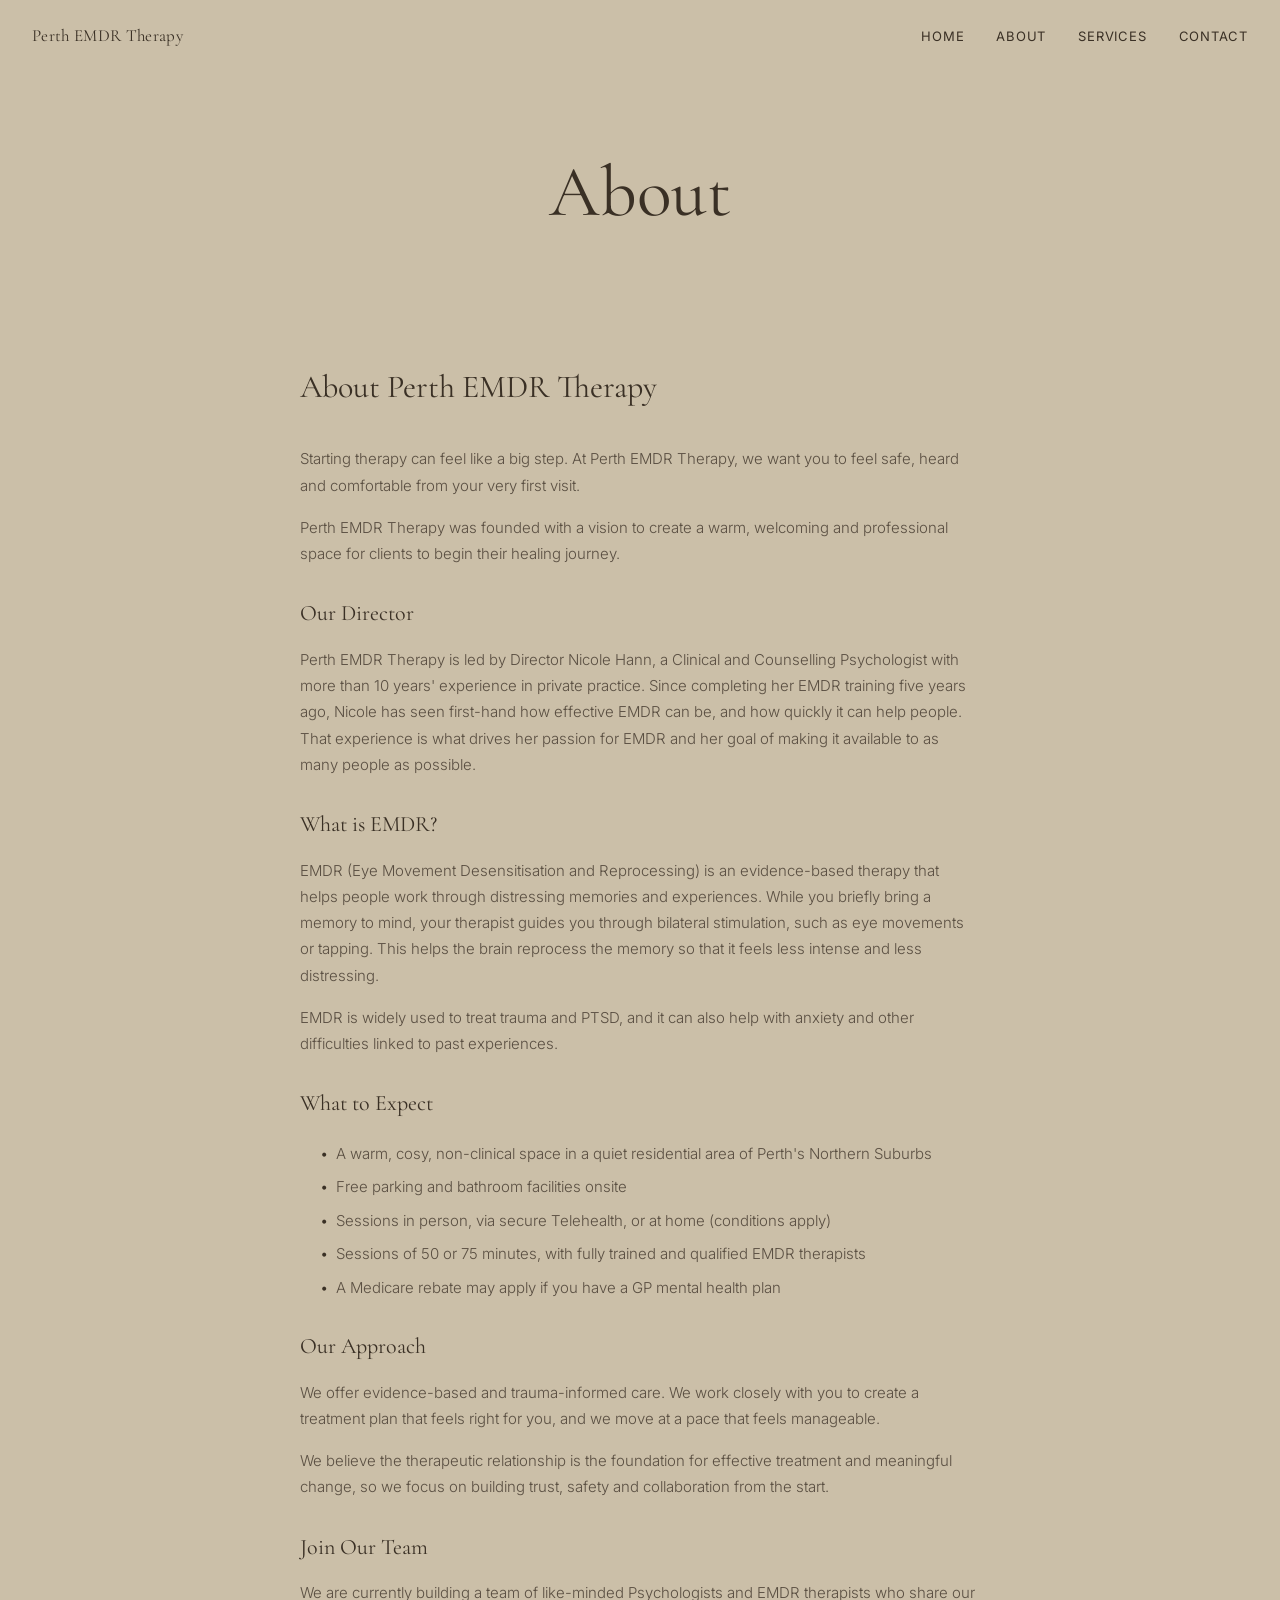
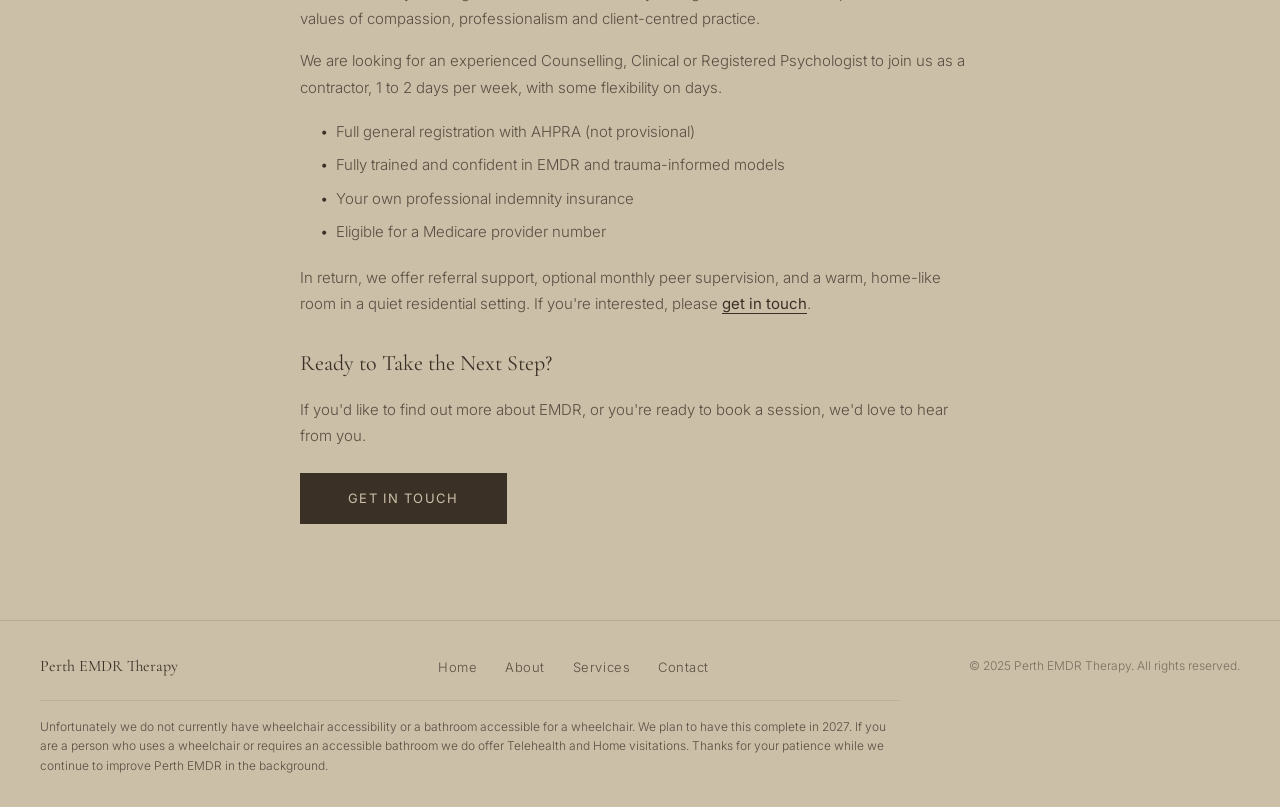
<file: about.html>
<!DOCTYPE html>
<html lang="en">
<head>
  <meta charset="UTF-8">
  <meta name="viewport" content="width=device-width, initial-scale=1.0">
  <title>About | Perth EMDR Therapy</title>
  <link rel="preconnect" href="https://fonts.googleapis.com">
  <link rel="preconnect" href="https://fonts.gstatic.com" crossorigin>
  <link href="https://fonts.googleapis.com/css2?family=Cormorant+Garamond:ital,wght@0,300;0,400;0,500;1,300;1,400&family=Inter:wght@300;400;500&display=swap" rel="stylesheet">
  <link rel="stylesheet" href="css/style.css">
</head>
<body>

  <!-- NAV -->
  <nav class="nav">
    <a href="index.html" class="nav-logo">Perth EMDR Therapy</a>
    <div class="nav-desktop">
      <a href="index.html">Home</a>
      <a href="about.html">About</a>
      <a href="services.html">Services</a>
      <a href="contact.html">Contact</a>
    </div>
    <button class="nav-hamburger" id="hamburger" aria-label="Menu">
      <span></span>
      <span></span>
      <span></span>
    </button>
    <div class="nav-menu" id="nav-menu">
      <a href="index.html">Home</a>
      <a href="about.html">About</a>
      <a href="services.html">Services</a>
      <a href="contact.html">Contact</a>
    </div>
  </nav>

  <!-- PAGE HERO -->
  <section class="page-hero">
    <h1>About</h1>
  </section>

  <!-- CONTENT -->
  <section class="page-content">
    <div class="content-wrapper">
      <h2>About Perth EMDR Therapy</h2>

      <p>Starting therapy can feel like a big step. At Perth EMDR Therapy, we want you to feel safe, heard and comfortable from your very first visit.</p>

      <p>Perth EMDR Therapy was founded with a vision to create a warm, welcoming and professional space for clients to begin their healing journey.</p>

      <h3>Our Director</h3>
      <p>Perth EMDR Therapy is led by Director Nicole Hann, a Clinical and Counselling Psychologist with more than 10 years' experience in private practice. Since completing her EMDR training five years ago, Nicole has seen first-hand how effective EMDR can be, and how quickly it can help people. That experience is what drives her passion for EMDR and her goal of making it available to as many people as possible.</p>

      <h3>What is EMDR?</h3>
      <p>EMDR (Eye Movement Desensitisation and Reprocessing) is an evidence-based therapy that helps people work through distressing memories and experiences. While you briefly bring a memory to mind, your therapist guides you through bilateral stimulation, such as eye movements or tapping. This helps the brain reprocess the memory so that it feels less intense and less distressing.</p>
      <p>EMDR is widely used to treat trauma and PTSD, and it can also help with anxiety and other difficulties linked to past experiences.</p>

      <h3>What to Expect</h3>
      <ul class="therapy-list">
        <li>A warm, cosy, non-clinical space in a quiet residential area of Perth's Northern Suburbs</li>
        <li>Free parking and bathroom facilities onsite</li>
        <li>Sessions in person, via secure Telehealth, or at home (conditions apply)</li>
        <li>Sessions of 50 or 75 minutes, with fully trained and qualified EMDR therapists</li>
        <li>A Medicare rebate may apply if you have a GP mental health plan</li>
      </ul>

      <h3>Our Approach</h3>
      <p>We offer evidence-based and trauma-informed care. We work closely with you to create a treatment plan that feels right for you, and we move at a pace that feels manageable.</p>
      <p>We believe the therapeutic relationship is the foundation for effective treatment and meaningful change, so we focus on building trust, safety and collaboration from the start.</p>

      <h3>Join Our Team</h3>
      <p>We are currently building a team of like-minded Psychologists and EMDR therapists who share our values of compassion, professionalism and client-centred practice.</p>
      <p>We are looking for an experienced Counselling, Clinical or Registered Psychologist to join us as a contractor, 1 to 2 days per week, with some flexibility on days.</p>
      <ul class="therapy-list">
        <li>Full general registration with AHPRA (not provisional)</li>
        <li>Fully trained and confident in EMDR and trauma-informed models</li>
        <li>Your own professional indemnity insurance</li>
        <li>Eligible for a Medicare provider number</li>
      </ul>
      <p>In return, we offer referral support, optional monthly peer supervision, and a warm, home-like room in a quiet residential setting. If you're interested, please <a href="contact.html">get in touch</a>.</p>

      <h3>Ready to Take the Next Step?</h3>
      <p>If you'd like to find out more about EMDR, or you're ready to book a session, we'd love to hear from you.</p>
      <p><a href="contact.html" class="submit-btn about-cta">Get in touch</a></p>
    </div>
  </section>

  <!-- FOOTER -->
  <footer class="footer">
    <div class="footer-inner">
      <span class="footer-logo">Perth EMDR Therapy</span>
      <nav class="footer-nav">
        <a href="index.html">Home</a>
        <a href="about.html">About</a>
        <a href="services.html">Services</a>
        <a href="contact.html">Contact</a>
      </nav>
      <span class="footer-copy">© 2025 Perth EMDR Therapy. All rights reserved.</span>
    </div>
    <p class="footer-access">Unfortunately we do not currently have wheelchair accessibility or a bathroom accessible for a wheelchair. We plan to have this complete in 2027. If you are a person who uses a wheelchair or requires an accessible bathroom we do offer Telehealth and Home visitations. Thanks for your patience while we continue to improve Perth EMDR in the background.</p>
  </footer>

  <script src="js/main.js"></script>
</body>
</html>
</file>
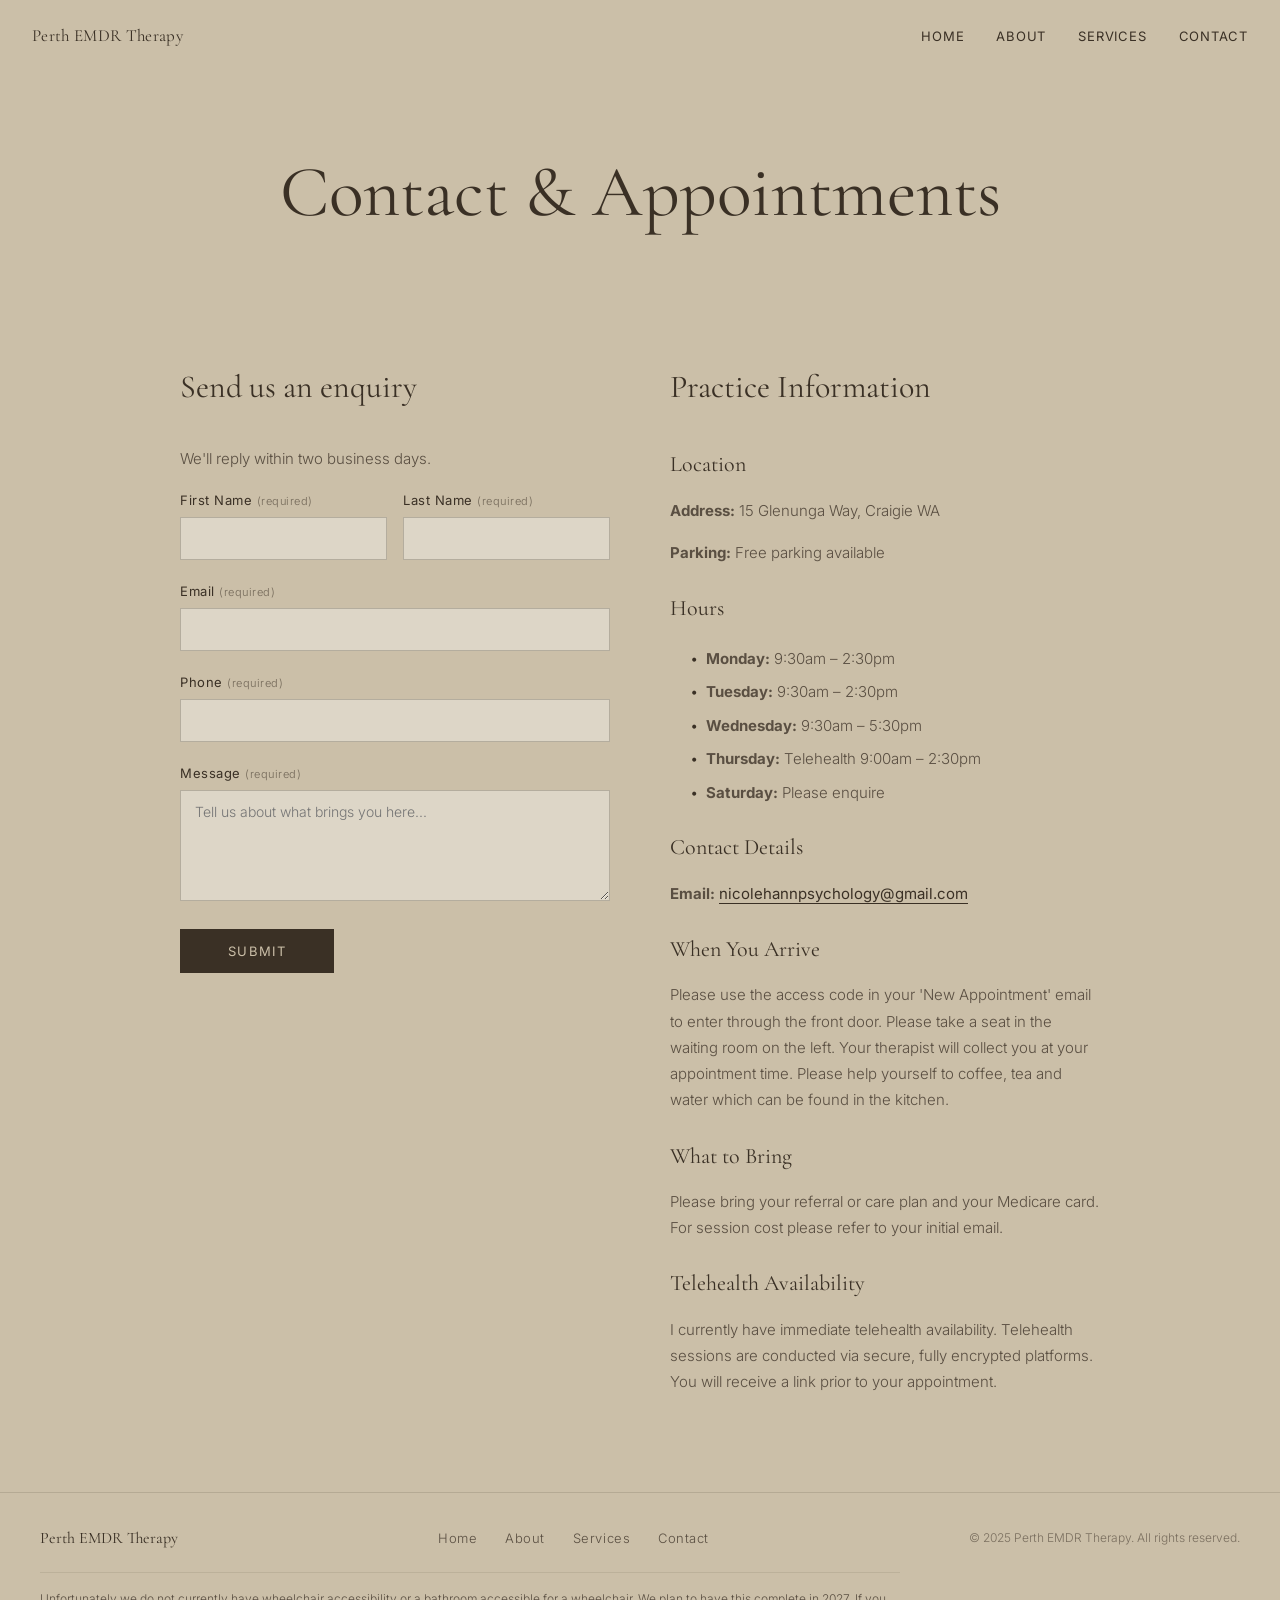
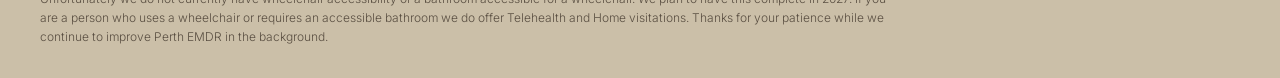
<file: contact.html>
<!DOCTYPE html>
<html lang="en">
<head>
  <meta charset="UTF-8">
  <meta name="viewport" content="width=device-width, initial-scale=1.0">
  <title>Contact | Perth EMDR Therapy</title>
  <link rel="preconnect" href="https://fonts.googleapis.com">
  <link rel="preconnect" href="https://fonts.gstatic.com" crossorigin>
  <link href="https://fonts.googleapis.com/css2?family=Cormorant+Garamond:ital,wght@0,300;0,400;0,500;1,300;1,400&family=Inter:wght@300;400;500&display=swap" rel="stylesheet">
  <link rel="stylesheet" href="css/style.css">
</head>
<body>

  <!-- NAV -->
  <nav class="nav">
    <a href="index.html" class="nav-logo">Perth EMDR Therapy</a>
    <div class="nav-desktop">
      <a href="index.html">Home</a>
      <a href="about.html">About</a>
      <a href="services.html">Services</a>
      <a href="contact.html">Contact</a>
    </div>
    <button class="nav-hamburger" id="hamburger" aria-label="Menu">
      <span></span>
      <span></span>
      <span></span>
    </button>
    <div class="nav-menu" id="nav-menu">
      <a href="index.html">Home</a>
      <a href="about.html">About</a>
      <a href="services.html">Services</a>
      <a href="contact.html">Contact</a>
    </div>
  </nav>

  <!-- PAGE HERO -->
  <section class="page-hero">
    <h1>Contact & Appointments</h1>
  </section>

  <!-- CONTENT -->
  <section class="page-content">
    <div class="contact-wrapper">
      <div class="contact-form-section">
        <h2>Send us an enquiry</h2>
        <p>We'll reply within two business days.</p>

        <form class="booking-form" id="booking-form">
          <div class="form-row">
            <div class="form-group">
              <label>First Name <span class="req">(required)</span></label>
              <input type="text" name="first_name" required>
            </div>
            <div class="form-group">
              <label>Last Name <span class="req">(required)</span></label>
              <input type="text" name="last_name" required>
            </div>
          </div>
          <div class="form-group">
            <label>Email <span class="req">(required)</span></label>
            <input type="email" name="email" required>
          </div>
          <div class="form-group">
            <label>Phone <span class="req">(required)</span></label>
            <input type="tel" name="phone" required>
          </div>
          <div class="form-group">
            <label>Message <span class="req">(required)</span></label>
            <textarea name="message" rows="5" placeholder="Tell us about what brings you here..." required></textarea>
          </div>
          <button type="submit" class="submit-btn">Submit</button>
          <div class="form-success" id="form-success">Thank you — we'll be in touch within two business days.</div>
        </form>
      </div>

      <div class="contact-info-section">
        <h2>Practice Information</h2>
        
        <h3>Location</h3>
        <p><strong>Address:</strong> 15 Glenunga Way, Craigie WA</p>
        <p><strong>Parking:</strong> Free parking available</p>

        <h3>Hours</h3>
        <ul class="hours-list">
          <li><strong>Monday:</strong> 9:30am – 2:30pm</li>
          <li><strong>Tuesday:</strong> 9:30am – 2:30pm</li>
          <li><strong>Wednesday:</strong> 9:30am – 5:30pm</li>
          <li><strong>Thursday:</strong> Telehealth 9:00am – 2:30pm</li>
          <li><strong>Saturday:</strong> Please enquire</li>
        </ul>

        <h3>Contact Details</h3>
        <p><strong>Email:</strong> <a href="mailto:nicolehannpsychology@gmail.com">nicolehannpsychology@gmail.com</a></p>

        <h3>When You Arrive</h3>
        <p>Please use the access code in your 'New Appointment' email to enter through the front door. Please take a seat in the waiting room on the left. Your therapist will collect you at your appointment time. Please help yourself to coffee, tea and water which can be found in the kitchen.</p>

        <h3>What to Bring</h3>
        <p>Please bring your referral or care plan and your Medicare card. For session cost please refer to your initial email.</p>

        <h3>Telehealth Availability</h3>
        <p>I currently have immediate telehealth availability. Telehealth sessions are conducted via secure, fully encrypted platforms. You will receive a link prior to your appointment.</p>
      </div>
    </div>
  </section>

  <!-- FOOTER -->
  <footer class="footer">
    <div class="footer-inner">
      <span class="footer-logo">Perth EMDR Therapy</span>
      <nav class="footer-nav">
        <a href="index.html">Home</a>
        <a href="about.html">About</a>
        <a href="services.html">Services</a>
        <a href="contact.html">Contact</a>
      </nav>
      <span class="footer-copy">© 2025 Perth EMDR Therapy. All rights reserved.</span>
    </div>
    <p class="footer-access">Unfortunately we do not currently have wheelchair accessibility or a bathroom accessible for a wheelchair. We plan to have this complete in 2027. If you are a person who uses a wheelchair or requires an accessible bathroom we do offer Telehealth and Home visitations. Thanks for your patience while we continue to improve Perth EMDR in the background.</p>
  </footer>

  <script src="js/main.js"></script>
</body>
</html>
</file>
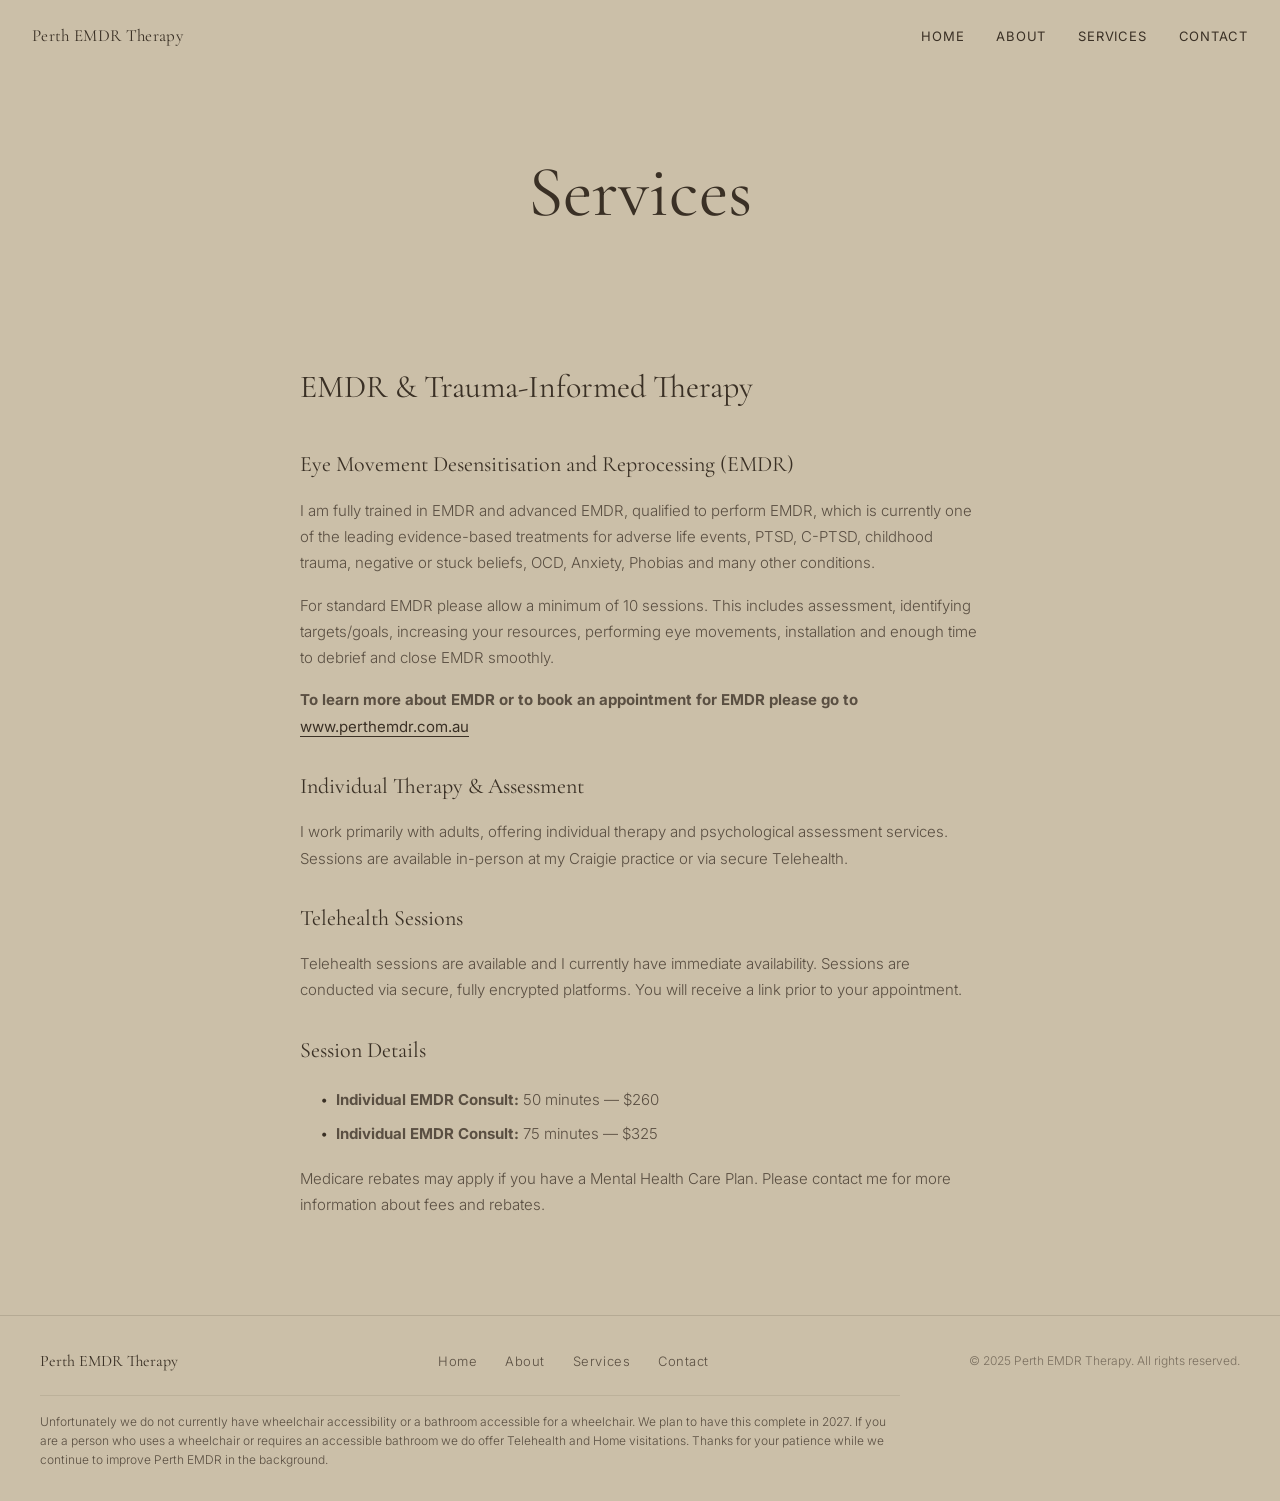
<file: services.html>
<!DOCTYPE html>
<html lang="en">
<head>
  <meta charset="UTF-8">
  <meta name="viewport" content="width=device-width, initial-scale=1.0">
  <title>Services | Perth EMDR Therapy</title>
  <link rel="preconnect" href="https://fonts.googleapis.com">
  <link rel="preconnect" href="https://fonts.gstatic.com" crossorigin>
  <link href="https://fonts.googleapis.com/css2?family=Cormorant+Garamond:ital,wght@0,300;0,400;0,500;1,300;1,400&family=Inter:wght@300;400;500&display=swap" rel="stylesheet">
  <link rel="stylesheet" href="css/style.css">
</head>
<body>

  <!-- NAV -->
  <nav class="nav">
    <a href="index.html" class="nav-logo">Perth EMDR Therapy</a>
    <div class="nav-desktop">
      <a href="index.html">Home</a>
      <a href="about.html">About</a>
      <a href="services.html">Services</a>
      <a href="contact.html">Contact</a>
    </div>
    <button class="nav-hamburger" id="hamburger" aria-label="Menu">
      <span></span>
      <span></span>
      <span></span>
    </button>
    <div class="nav-menu" id="nav-menu">
      <a href="index.html">Home</a>
      <a href="about.html">About</a>
      <a href="services.html">Services</a>
      <a href="contact.html">Contact</a>
    </div>
  </nav>

  <!-- PAGE HERO -->
  <section class="page-hero">
    <h1>Services</h1>
  </section>

  <!-- CONTENT -->
  <section class="page-content">
    <div class="content-wrapper">
      <h2>EMDR & Trauma-Informed Therapy</h2>
      
      <h3>Eye Movement Desensitisation and Reprocessing (EMDR)</h3>
      <p>I am fully trained in EMDR and advanced EMDR, qualified to perform EMDR, which is currently one of the leading evidence-based treatments for adverse life events, PTSD, C-PTSD, childhood trauma, negative or stuck beliefs, OCD, Anxiety, Phobias and many other conditions.</p>

      <p>For standard EMDR please allow a minimum of 10 sessions. This includes assessment, identifying targets/goals, increasing your resources, performing eye movements, installation and enough time to debrief and close EMDR smoothly.</p>

      <p><strong>To learn more about EMDR or to book an appointment for EMDR please go to <a href="https://www.perthemdr.com.au">www.perthemdr.com.au</a></strong></p>

      <h3>Individual Therapy & Assessment</h3>
      <p>I work primarily with adults, offering individual therapy and psychological assessment services. Sessions are available in-person at my Craigie practice or via secure Telehealth.</p>

      <h3>Telehealth Sessions</h3>
      <p>Telehealth sessions are available and I currently have immediate availability. Sessions are conducted via secure, fully encrypted platforms. You will receive a link prior to your appointment.</p>

      <h3>Session Details</h3>
      <ul class="session-list">
        <li><strong>Individual EMDR Consult:</strong> 50 minutes — $260</li>
        <li><strong>Individual EMDR Consult:</strong> 75 minutes — $325</li>
      </ul>

      <p>Medicare rebates may apply if you have a Mental Health Care Plan. Please contact me for more information about fees and rebates.</p>
    </div>
  </section>

  <!-- FOOTER -->
  <footer class="footer">
    <div class="footer-inner">
      <span class="footer-logo">Perth EMDR Therapy</span>
      <nav class="footer-nav">
        <a href="index.html">Home</a>
        <a href="about.html">About</a>
        <a href="services.html">Services</a>
        <a href="contact.html">Contact</a>
      </nav>
      <span class="footer-copy">© 2025 Perth EMDR Therapy. All rights reserved.</span>
    </div>
    <p class="footer-access">Unfortunately we do not currently have wheelchair accessibility or a bathroom accessible for a wheelchair. We plan to have this complete in 2027. If you are a person who uses a wheelchair or requires an accessible bathroom we do offer Telehealth and Home visitations. Thanks for your patience while we continue to improve Perth EMDR in the background.</p>
  </footer>

  <script src="js/main.js"></script>
</body>
</html>
</file>
<file: css/style.css>
/* =========================================
   PERTH EMDR THERAPY — Matching Squarespace
   ========================================= */

*, *::before, *::after { box-sizing: border-box; margin: 0; padding: 0; }

:root {
  --bg:       #cbbfa8;   /* warm sandy taupe — matches Squarespace exactly */
  --bg-light: #d9ccb8;   /* slightly lighter for services */
  --bg-book:  #b8a88e;   /* darker for booking section */
  --text:     #3a3025;   /* dark warm brown */
  --text-mid: #5a4f42;
  --serif:    'Cormorant Garamond', Georgia, serif;
  --sans:     'Inter', Helvetica Neue, sans-serif;
}

html { scroll-behavior: smooth; }

body {
  background: var(--bg);
  color: var(--text);
  font-family: var(--sans);
  font-weight: 300;
  font-size: 16px;
  line-height: 1.7;
}

/* ---- NAV ---- */
.nav {
  display: flex;
  align-items: center;
  justify-content: space-between;
  padding: 22px 32px;
  background: var(--bg);
  position: relative;
  z-index: 100;
}

.nav-logo {
  font-family: var(--serif);
  font-size: 17px;
  font-weight: 400;
  color: var(--text);
  text-decoration: none;
  letter-spacing: 0.02em;
}

.nav-desktop {
  display: flex;
  gap: 32px;
}

.nav-desktop a {
  font-family: var(--sans);
  font-size: 13px;
  font-weight: 400;
  color: var(--text);
  text-decoration: none;
  letter-spacing: 0.06em;
  text-transform: uppercase;
  transition: opacity 0.2s;
}

.nav-desktop a:hover { opacity: 0.6; }

.nav-hamburger {
  display: none;
  flex-direction: column;
  gap: 5px;
  background: none;
  border: none;
  cursor: pointer;
  padding: 4px;
}

.nav-hamburger span {
  display: block;
  width: 24px;
  height: 1.5px;
  background: var(--text);
  transition: all 0.3s ease;
}

.nav-hamburger.open span:nth-child(1) { transform: translateY(6.5px) rotate(45deg); }
.nav-hamburger.open span:nth-child(2) { opacity: 0; }
.nav-hamburger.open span:nth-child(3) { transform: translateY(-6.5px) rotate(-45deg); }

.nav-menu {
  display: none;
  position: absolute;
  top: 100%;
  left: 0; right: 0;
  background: var(--bg);
  padding: 20px 32px 28px;
  flex-direction: column;
  gap: 4px;
  border-top: 1px solid rgba(58,48,37,0.15);
  z-index: 99;
}

.nav-menu.open { display: flex; }

.nav-menu a {
  font-family: var(--sans);
  font-size: 14px;
  font-weight: 400;
  color: var(--text);
  text-decoration: none;
  letter-spacing: 0.06em;
  text-transform: uppercase;
  padding: 10px 0;
  border-bottom: 1px solid rgba(58,48,37,0.1);
}

.nav-menu a:last-child { border-bottom: none; }
.nav-menu a:hover { opacity: 0.6; }

/* ---- HERO ---- */
.hero {
  display: grid;
  grid-template-columns: 1fr 1fr;
  min-height: 480px;
  background: var(--bg);
}

.hero-image {
  overflow: hidden;
  display: grid;
  grid-template-rows: 1fr 1.25fr;
  gap: 6px;
  height: 620px;
}

.hero-image img {
  min-height: 0;
}

.hero-image img {
  width: 100%;
  height: 100%;
  object-fit: cover;
  object-position: center;
  display: block;
}

/* Waiting room photo: show the artwork on the back wall */
.hero-image img.hero-waiting {
  object-position: center top;
}

.hero-text {
  display: flex;
  flex-direction: column;
  justify-content: center;
  padding: 60px 56px 60px 48px;
  background: var(--bg);
}

.hero-logo {
  display: block;
  width: 340px;
  max-width: 100%;
  height: auto;
  margin-bottom: 32px;
  padding: 10px 14px;
  background: #fefefe;
  border-radius: 10px;
  box-shadow: 0 2px 10px rgba(58, 48, 37, 0.08);
  box-sizing: border-box;
}

.hero-text h1 {
  font-family: var(--serif);
  font-size: clamp(32px, 4vw, 52px);
  font-weight: 400;
  line-height: 1.2;
  color: var(--text);
  margin-bottom: 24px;
}

.hero-text p {
  font-size: 15px;
  font-weight: 300;
  color: var(--text-mid);
  line-height: 1.75;
  max-width: 420px;
}

.hero-text p + p {
  margin-top: 16px;
}

/* ---- SERVICES ---- */
.services-section {
  background: var(--bg-light);
  padding: 64px 40px;
}

.services-heading {
  font-family: var(--serif);
  font-size: 28px;
  font-weight: 400;
  color: var(--text);
  margin-bottom: 40px;
  letter-spacing: 0.01em;
}

.services-grid {
  display: grid;
  grid-template-columns: repeat(3, 1fr);
  gap: 32px;
}

.service-card a {
  display: block;
  text-decoration: none;
  color: inherit;
}

.service-card-img {
  width: 100%;
  aspect-ratio: 4/3;
  overflow: hidden;
  margin-bottom: 18px;
}

.service-card-img img {
  width: 100%;
  height: 100%;
  object-fit: cover;
  display: block;
  transition: transform 0.5s ease;
}

.service-card:hover .service-card-img img {
  transform: scale(1.03);
}

.service-card-body h3 {
  font-family: var(--serif);
  font-size: 20px;
  font-weight: 400;
  color: var(--text);
  margin-bottom: 6px;
}

.service-price {
  font-size: 14px;
  font-weight: 500;
  color: var(--text-mid);
  margin-bottom: 10px;
  letter-spacing: 0.03em;
}

.service-card-body p {
  font-size: 14px;
  font-weight: 300;
  color: var(--text-mid);
  line-height: 1.7;
  margin-bottom: 12px;
}

.service-link {
  font-size: 13px;
  font-weight: 400;
  color: var(--text);
  letter-spacing: 0.06em;
  text-transform: uppercase;
  opacity: 0.6;
}

/* ---- INFO BLURB ---- */
.info-blurb {
  background: var(--bg);
  padding: 56px 40px;
  text-align: center;
}

.info-blurb p {
  font-family: var(--serif);
  font-size: clamp(18px, 2.5vw, 24px);
  font-weight: 300;
  font-style: italic;
  color: var(--text);
  max-width: 760px;
  margin: 0 auto;
  line-height: 1.7;
}

/* ---- BOOKING SECTION ---- */
.booking-section {
  background: var(--bg-book);
  padding: 80px 40px;
}

.booking-section h2 {
  font-family: var(--serif);
  font-size: clamp(36px, 5vw, 64px);
  font-weight: 400;
  color: var(--text);
  text-align: center;
  margin-bottom: 12px;
  line-height: 1.1;
}

.booking-sub {
  text-align: center;
  font-size: 15px;
  font-weight: 300;
  color: var(--text-mid);
  margin-bottom: 48px;
  max-width: 500px;
  margin-left: auto;
  margin-right: auto;
}

.booking-form {
  max-width: 560px;
  margin: 0 auto;
}

.form-row {
  display: grid;
  grid-template-columns: 1fr 1fr;
  gap: 16px;
}

.form-group {
  margin-bottom: 20px;
}

.form-group label {
  display: block;
  font-size: 13px;
  font-weight: 400;
  color: var(--text);
  margin-bottom: 6px;
  letter-spacing: 0.04em;
}

.req {
  font-size: 11px;
  font-weight: 300;
  opacity: 0.6;
}

.form-group input,
.form-group textarea {
  width: 100%;
  padding: 12px 14px;
  background: rgba(255,255,255,0.35);
  border: 1px solid rgba(58,48,37,0.25);
  color: var(--text);
  font-family: var(--sans);
  font-size: 14px;
  font-weight: 300;
  outline: none;
  transition: border-color 0.25s, background 0.25s;
  border-radius: 0;
  -webkit-appearance: none;
}

.form-group input:focus,
.form-group textarea:focus {
  border-color: rgba(58,48,37,0.6);
  background: rgba(255,255,255,0.5);
}

.form-group textarea { resize: vertical; }

.submit-btn {
  display: inline-block;
  padding: 14px 48px;
  background: var(--text);
  color: var(--bg);
  font-family: var(--sans);
  font-size: 13px;
  font-weight: 400;
  letter-spacing: 0.1em;
  text-transform: uppercase;
  border: none;
  cursor: pointer;
  transition: opacity 0.2s;
}

.submit-btn:hover { opacity: 0.8; }

.form-success {
  display: none;
  margin-top: 20px;
  padding: 14px 20px;
  background: rgba(255,255,255,0.3);
  font-size: 14px;
  color: var(--text);
  text-align: center;
}

/* ---- PAGE HERO ---- */
.page-hero {
  background: var(--bg);
  padding: 80px 40px;
  text-align: center;
}

.page-hero h1 {
  font-family: var(--serif);
  font-size: clamp(48px, 6vw, 72px);
  font-weight: 400;
  color: var(--text);
  line-height: 1.1;
}

/* ---- PAGE CONTENT ---- */
.page-content {
  background: var(--bg);
  padding: 48px 40px 80px;
}

.content-wrapper {
  max-width: 680px;
  margin: 0 auto;
}

.page-content h2 {
  font-family: var(--serif);
  font-size: 32px;
  font-weight: 400;
  color: var(--text);
  margin-bottom: 32px;
  margin-top: 32px;
}

.page-content h2:first-child { margin-top: 0; }

.page-content h3 {
  font-family: var(--serif);
  font-size: 22px;
  font-weight: 400;
  color: var(--text);
  margin-top: 28px;
  margin-bottom: 14px;
}

.page-content p {
  font-size: 15px;
  font-weight: 300;
  color: var(--text-mid);
  line-height: 1.75;
  margin-bottom: 16px;
}

.page-content a {
  color: var(--text);
  font-weight: 400;
  text-decoration: none;
  border-bottom: 1px solid currentColor;
}

.page-content a:hover { opacity: 0.6; }

.therapy-list, .focus-list, .session-list, .hours-list {
  margin: 18px 0 20px 20px;
  list-style: none;
}

.therapy-list li, .focus-list li, .session-list li, .hours-list li {
  font-size: 15px;
  color: var(--text-mid);
  line-height: 1.7;
  margin-bottom: 8px;
  position: relative;
  padding-left: 16px;
}

.therapy-list li::before, .focus-list li::before, .session-list li::before, .hours-list li::before {
  content: '•';
  position: absolute;
  left: 0;
  color: var(--text);
}

/* ---- CONTACT PAGE LAYOUT ---- */
.contact-wrapper {
  display: grid;
  grid-template-columns: 1fr 1fr;
  gap: 60px;
  max-width: 920px;
  margin: 0 auto;
}

.contact-form-section, .contact-info-section {
  padding: 0;
}

.contact-info-section h2 {
  margin-top: 0;
}

.contact-info-section h3 {
  margin-top: 24px;
}

/* ---- FOOTER ---- */
.footer {
  background: var(--bg);
  border-top: 1px solid rgba(58,48,37,0.15);
  padding: 32px 40px;
}

.footer-inner {
  display: flex;
  align-items: center;
  justify-content: space-between;
  flex-wrap: wrap;
  gap: 16px;
}

.footer-logo {
  font-family: var(--serif);
  font-size: 16px;
  font-weight: 400;
  color: var(--text);
}

.footer-nav {
  display: flex;
  gap: 28px;
}

.footer-nav a {
  font-size: 13px;
  font-weight: 300;
  color: var(--text-mid);
  text-decoration: none;
  letter-spacing: 0.04em;
}

.footer-nav a:hover { opacity: 0.6; }

.footer-copy {
  font-size: 12px;
  font-weight: 300;
  color: var(--text-mid);
  opacity: 0.7;
}

.footer-access {
  margin: 20px 0 0;
  padding-top: 16px;
  border-top: 1px solid rgba(58,48,37,0.1);
  font-size: 12px;
  font-weight: 300;
  line-height: 1.6;
  color: var(--text-mid);
  max-width: 860px;
}

/* ---- SCROLL REVEAL ---- */
.reveal {
  opacity: 0;
  transform: translateY(24px);
  transition: opacity 0.7s ease, transform 0.7s ease;
}
.reveal.visible {
  opacity: 1;
  transform: translateY(0);
}

/* ---- MOBILE ---- */
@media (max-width: 768px) {
  .nav-desktop { display: none; }
  .nav-hamburger { display: flex; }
  .hero {
    grid-template-columns: 1fr;
  }

  .hero-image {
    height: auto;
  }

  .hero-image img {
    height: 220px;
  }

  .hero-text {
    padding: 40px 24px;
  }

  .hero-logo {
    width: 300px;
    margin: 0 auto 24px;
  }

  .services-grid {
    grid-template-columns: 1fr;
  }

  .services-section { padding: 48px 24px; }
  .info-blurb { padding: 40px 24px; }
  .booking-section { padding: 56px 24px; }

  .form-row { grid-template-columns: 1fr; }

  .footer-inner { flex-direction: column; align-items: flex-start; }
  .footer-nav { flex-wrap: wrap; gap: 16px; }

  .contact-wrapper { grid-template-columns: 1fr; gap: 40px; }

  .page-hero { padding: 48px 20px; }
  .page-content { padding: 32px 20px 56px; }
  .content-wrapper { margin: 0 auto; }
}

@media (max-width: 480px) {
  .nav { padding: 18px 20px; }
  .nav-menu { padding: 16px 20px 24px; }
}

/* ---- ABOUT PAGE CTA ---- */
.page-content a.about-cta {
  color: var(--bg);
  border-bottom: none;
  margin-top: 8px;
}
.page-content a.about-cta:hover { opacity: 0.8; }
</file>
